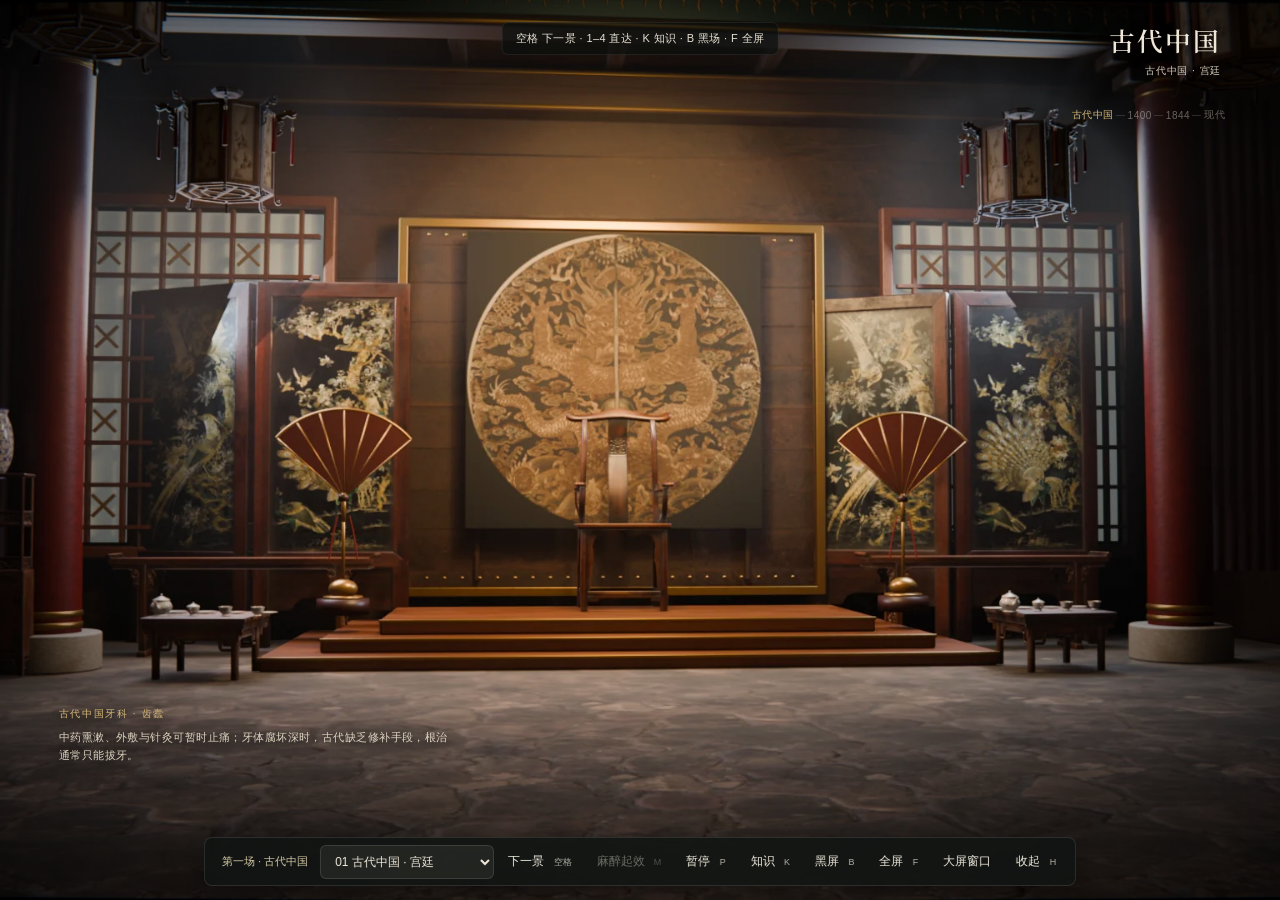
<file: index.html>
<!doctype html>
<html lang="zh-CN">
<head>
  <meta charset="utf-8">
  <meta name="viewport" content="width=device-width,initial-scale=1,viewport-fit=cover">
  <meta name="color-scheme" content="dark">
  <meta name="theme-color" content="#080b0a">
  <meta name="apple-mobile-web-app-capable" content="yes">
  <title>朕的牙疼漫游 · 沉浸式舞台</title>
  <link rel="icon" href="data:,">
  <link rel="stylesheet" href="player.css?v=9">
</head>
<body>
  <main id="stage" data-cue="palace" aria-label="《朕的牙疼漫游》动态舞台">
    <video id="palace" class="scene-media visible" muted playsinline loop preload="auto" poster="media/palace-poster.webp?v=20261027">
      <source src="media/palace-loop.mp4?v=20261027" type="video/mp4">
    </video>
    <video id="clinic" class="scene-media" muted playsinline loop preload="metadata" poster="media/clinic-poster.webp?v=20261027">
      <source src="media/clinic-loop.mp4?v=20261027" type="video/mp4">
    </video>
    <video id="hartford" class="scene-media" muted playsinline loop preload="metadata" poster="media/hartford-poster.webp?v=20261027">
      <source src="media/hartford-loop.mp4?v=20261027" type="video/mp4">
    </video>
    <video id="barber" class="scene-media" muted playsinline loop preload="metadata" poster="media/barber-poster.webp?v=20261027">
      <source src="media/barber-loop.mp4?v=20261027" type="video/mp4">
    </video>

    <div id="grade" aria-hidden="true"></div>
    <div id="vignette" aria-hidden="true"></div>
    <canvas id="transition" aria-hidden="true"></canvas>
    <div id="blackout" aria-hidden="true"></div>

    <header id="era" aria-live="polite">
      <span id="era-year">古代中国</span>
      <span id="era-place">古代中国 · 宫廷</span>
    </header>

    <aside id="knowledge" aria-live="polite">
      <span id="knowledge-kicker">古代中国牙科 · 齿蠹</span>
      <p id="knowledge-text">中药熏漱、外敷与针灸可暂时止痛；牙体腐坏深时，古代缺乏修补手段，根治通常只能拔牙。</p>
    </aside>

    <div id="chronology" aria-label="剧情时代">
      <span class="era-node active" data-era-node="0">古代中国</span>
      <span class="era-node" data-era-node="1">1400</span>
      <span class="era-node" data-era-node="2">1844</span>
      <span class="era-node" data-era-node="3">现代</span>
    </div>

    <section id="dentalFeed" aria-label="口内摄像示意">
      <div class="feed-head"><span class="feed-live"></span><span>口内摄像</span><span>检查中</span></div>
      <svg class="tooth-graphic" viewBox="0 0 160 140" role="img" aria-label="磨牙口内影像示意">
        <defs>
          <linearGradient id="toothIvory" x1="0" y1="0" x2="0" y2="1">
            <stop offset="0" stop-color="#f6f0df"/>
            <stop offset=".55" stop-color="#dfd4ba"/>
            <stop offset="1" stop-color="#b5a98d"/>
          </linearGradient>
          <radialGradient id="oralHaze" cx=".5" cy=".42" r=".62">
            <stop offset="0" stop-color="#263c3a"/>
            <stop offset=".58" stop-color="#101c1c"/>
            <stop offset="1" stop-color="#060b0b"/>
          </radialGradient>
        </defs>
        <rect width="160" height="140" fill="url(#oralHaze)"/>
        <path class="tooth-shadow" d="M80 18C68 14 58 19 54 30C49 43 54 56 62 66C68 74 67 86 66 98C65 113 69 125 76 126C82 127 83 113 85 102C87 94 91 94 94 102C97 112 98 126 104 126C112 126 114 112 112 97C110 84 114 73 120 64C127 53 127 38 119 28C111 18 98 17 88 25C85 27 83 27 80 18Z"/>
        <path class="tooth-fill" d="M80 18C68 14 58 19 54 30C49 43 54 56 62 66C68 74 67 86 66 98C65 113 69 125 76 126C82 127 83 113 85 102C87 94 91 94 94 102C97 112 98 126 104 126C112 126 114 112 112 97C110 84 114 73 120 64C127 53 127 38 119 28C111 18 98 17 88 25C85 27 83 27 80 18Z"/>
        <path class="tooth-neck" d="M54 69C70 77 92 77 111 67"/>
        <path class="tooth-groove" d="M69 30C69 43 72 55 78 66M89 30C89 43 85 56 81 66"/>
        <path class="tooth-root" d="M70 78C68 92 69 108 73 119M101 77C105 91 103 107 99 118"/>
        <line class="scan-line" x1="8" y1="12" x2="152" y2="12"/>
      </svg>
      <div class="feed-meta"><span>影像</span><span>患牙 · 待检查</span></div>
    </section>

    <div id="moment" aria-live="polite">麻醉起效</div>
    <div id="warp" aria-hidden="true">
      <div class="warp-ring ring-one"></div>
      <div class="warp-ring ring-two"></div>
      <div class="warp-ring ring-three"></div>
      <span id="warpLabel">先到现代</span>
    </div>
    <div id="portal" aria-hidden="true">
      <div class="portal-core"></div>
      <div class="portal-ray"></div>
    </div>

    <div id="hint" aria-live="polite">空格 下一景 · 1–4 直达 · K 知识 · B 黑场 · F 全屏</div>

    <nav id="hud" aria-label="舞台控制">
      <span id="state">第一场 · 宫廷</span>
      <label class="scene-picker" aria-label="选择剧情画面">
        <select id="sceneSelect">
          <option value="0">01 古代中国 · 宫廷</option>
          <option value="1">02 1400 · 理发外科铺</option>
          <option value="2">03 1844 · 笑气实验</option>
          <option value="3">04 现代口腔科</option>
        </select>
      </label>
      <button id="next">下一景 <kbd>空格</kbd></button>
      <button id="momentButton">麻醉起效 <kbd>M</kbd></button>
      <button id="pause">暂停 <kbd>P</kbd></button>
      <button id="knowledgeToggle" aria-pressed="true">知识 <kbd>K</kbd></button>
      <button id="black">黑屏 <kbd>B</kbd></button>
      <button id="fullscreen">全屏 <kbd>F</kbd></button>
      <button id="openOutput" title="让大屏与笔记本分别显示">大屏窗口</button>
      <button id="hide">收起 <kbd>H</kbd></button>
    </nav>

    <button id="start" hidden>点击播放</button>
    <div id="error" role="alert" hidden></div>

    <section id="portraitGate" aria-label="横屏提示">
      <div class="landscape-mark" aria-hidden="true">
        <svg viewBox="0 0 64 64"><path d="M21 9h27c4 0 7 3 7 7v27c0 4-3 7-7 7H21c-4 0-7-3-7-7V16c0-4 3-7 7-7Z"/><path d="M9 22V9h13M28 42 17 53m0 0v-8m0 8h8"/></svg>
      </div>
      <h2>请横屏观看</h2>
      <p>舞台会自动铺满屏幕</p>
      <button id="enterLandscape">进入全屏</button>
    </section>
  </main>
  <script src="player.js?v=11"></script>
</body>
</html>
</file>
<file: player.css>
@font-face {
  font-family: "StageSerif";
  src: url("assets/fonts/stage-title.ttf") format("truetype");
  font-display: swap;
  font-weight: 600;
}

:root {
  color-scheme: dark;
  --ink: #f2ecdf;
  --muted: #c2beb3;
  --accent: #d7b878;
  --accent-rgb: 215, 184, 120;
  --panel: #101412d9;
  --line: #ffffff24;
}

* {
  box-sizing: border-box;
}

html,
body {
  width: 100%;
  height: 100%;
  margin: 0;
  overflow: hidden;
  background: #000;
  color: var(--ink);
  font-family: "Microsoft YaHei", "Noto Sans SC", "Segoe UI", sans-serif;
}

button,
select {
  font: inherit;
  color: inherit;
}

button {
  border: 1px solid transparent;
  border-radius: 6px;
  background: transparent;
  padding: 8px 10px;
  cursor: pointer;
  white-space: nowrap;
}

button:hover {
  background: #ffffff13;
}

button:focus-visible,
select:focus-visible {
  outline: 2px solid var(--accent);
  outline-offset: 2px;
}

button:disabled {
  cursor: wait;
  opacity: 0.4;
}

kbd {
  margin-left: 6px;
  color: #b4b1a8;
  font: 9px/1 "Segoe UI", sans-serif;
}

#stage {
  position: fixed;
  inset: 0;
  width: 100vw;
  height: 100vh;
  height: 100dvh;
  overflow: hidden;
  isolation: isolate;
  background: #070908;
}

.scene-media {
  position: absolute;
  inset: 0;
  width: 100%;
  height: 100%;
  object-fit: cover;
  object-position: center 52%;
  opacity: 0;
  filter: saturate(0.94) contrast(1.03);
  transition: opacity 0.45s ease;
  background: #080a09;
}

.scene-media.visible {
  opacity: 1;
}

#stage[data-cue="barber"] #barber {
  object-position: center 49%;
}

#grade,
#vignette,
#transition,
#blackout {
  position: absolute;
  inset: 0;
  pointer-events: none;
}

#grade {
  z-index: 1;
  background:
    linear-gradient(180deg, #07090824 0%, transparent 24%, transparent 72%, #05070678 100%),
    radial-gradient(ellipse at 14% 28%, rgb(var(--accent-rgb) / 0.08), transparent 42%);
  transition: background 0.8s ease;
}

#stage[data-cue="clinic"] {
  --accent: #a9d8d2;
  --accent-rgb: 169, 216, 210;
}

#stage[data-cue="clinic"] #grade {
  background:
    linear-gradient(180deg, #eafaff13, transparent 30%, transparent 68%, #06212552),
    radial-gradient(ellipse at 82% 22%, #d9fff224, transparent 40%);
}

#stage[data-cue="hartford"] {
  --accent: #c9a469;
  --accent-rgb: 201, 164, 105;
}

#stage[data-cue="hartford"] #grade {
  background:
    linear-gradient(180deg, #0d14101f, transparent 25%, transparent 70%, #05050490),
    linear-gradient(110deg, transparent 45%, #d9f1ff0d 66%, transparent 78%);
}

#stage[data-cue="barber"] {
  --accent: #c68c52;
  --accent-rgb: 198, 140, 82;
}

#stage[data-cue="barber"] #grade {
  background:
    linear-gradient(180deg, #0c070322, transparent 24%, transparent 68%, #08040298),
    radial-gradient(ellipse at 20% 44%, #d8833720, transparent 42%);
}

#stage[data-cue="return"] {
  --accent: #e2c486;
  --accent-rgb: 226, 196, 134;
}

#vignette {
  z-index: 1;
  background: radial-gradient(ellipse at center, transparent 48%, #0000005c 76%, #000000b8 100%);
}

#transition {
  z-index: 3;
  width: 100%;
  height: 100%;
  opacity: 0;
}

#blackout {
  z-index: 20;
  background: #000;
  opacity: 0;
  transition: opacity 0.2s ease;
}

#blackout.active {
  opacity: 1;
}

#era {
  position: absolute;
  z-index: 5;
  top: max(22px, env(safe-area-inset-top));
  right: max(3.5vw, env(safe-area-inset-right));
  display: flex;
  flex-direction: column;
  align-items: flex-end;
  gap: 6px;
  padding-right: 14px;
  border-right: 1px solid rgb(var(--accent-rgb) / 0.55);
  color: #eee6d7;
  text-align: right;
  text-shadow: 0 2px 14px #000c;
  pointer-events: none;
}

#era-year {
  font-family: "StageSerif", "Songti SC", SimSun, serif;
  font-size: clamp(20px, 2vw, 38px);
  font-weight: 600;
  letter-spacing: 0.08em;
}

#era-place {
  color: #d4ccbc;
  font-size: clamp(10px, 0.82vw, 16px);
  letter-spacing: 0.08em;
}

#stage[data-cue="clinic"] #era {
  color: #133f40;
  text-shadow: 0 2px 18px #ffffffb8;
  border-color: #235c5e99;
}

#stage[data-cue="clinic"] #era {
  border-radius: 6px;
}

#stage[data-cue="clinic"] #era {
  padding: 8px 14px;
  background: #effffd52;
  backdrop-filter: blur(7px);
}

#stage[data-cue="clinic"] #era-place {
  color: #315d5e;
}

#knowledge {
  position: absolute;
  z-index: 5;
  bottom: 15%;
  left: max(3.5vw, env(safe-area-inset-left));
  width: min(410px, 34vw);
  padding-left: 14px;
  border-left: 1px solid rgb(var(--accent-rgb) / 0.62);
  color: #ddd3c1;
  text-shadow: 0 2px 14px #000d;
  pointer-events: none;
  transition: opacity 0.35s ease, transform 0.35s ease, visibility 0.35s;
}

#knowledge-kicker {
  display: block;
  margin-bottom: 7px;
  color: var(--accent);
  font-size: clamp(10px, 0.78vw, 14px);
  letter-spacing: 0.16em;
}

#knowledge p {
  margin: 0;
  font-size: clamp(11px, 0.86vw, 16px);
  line-height: 1.7;
  letter-spacing: 0.04em;
}

#stage[data-cue="clinic"] #knowledge {
  color: #214849;
  text-shadow: 0 1px 10px #ffffffcc;
}

#stage[data-cue="clinic"] #knowledge-kicker {
  color: #2f6666;
}

body.knowledge-hidden #knowledge {
  visibility: hidden;
  opacity: 0;
  transform: translateY(8px);
}

#chronology {
  position: absolute;
  z-index: 5;
  top: 104px;
  right: max(3.9vw, env(safe-area-inset-right));
  display: flex;
  align-items: center;
  gap: 4px;
  color: #bdb7aa;
  font-size: 10px;
  letter-spacing: 0.05em;
  pointer-events: none;
}

.era-node {
  position: relative;
  padding: 4px 5px;
  opacity: 0.52;
}

.era-node + .era-node::before {
  content: "";
  position: absolute;
  top: 50%;
  left: -7px;
  width: 9px;
  height: 1px;
  background: #ffffff45;
}

.era-node.active {
  color: var(--accent);
  opacity: 1;
}

.era-node.passed {
  opacity: 0.82;
}

#stage[data-cue="clinic"] #chronology {
  color: #456c6d;
  text-shadow: 0 1px 8px #fff;
}

#hint {
  position: absolute;
  z-index: 6;
  top: max(22px, env(safe-area-inset-top));
  left: 50%;
  padding: 8px 13px;
  border: 1px solid #ffffff13;
  border-radius: 6px;
  background: #0b0f0db3;
  color: #e6e0d3;
  font-size: 11px;
  letter-spacing: 0.035em;
  white-space: nowrap;
  pointer-events: none;
  transform: translateX(-50%);
  transition: opacity 0.3s ease;
}

#hud {
  position: absolute;
  z-index: 10;
  left: 50%;
  bottom: max(14px, env(safe-area-inset-bottom));
  display: flex;
  align-items: center;
  gap: 3px;
  max-width: calc(100vw - 24px);
  padding: 6px 8px;
  border: 1px solid #ffffff1c;
  border-radius: 8px;
  background: var(--panel);
  box-shadow: 0 10px 36px #0008;
  font-size: 12px;
  backdrop-filter: blur(18px);
  transform: translateX(-50%);
  transition: opacity 0.25s ease, transform 0.25s ease;
}

#state {
  min-width: 104px;
  padding: 0 9px;
  color: #d8cba9;
  font-size: 11px;
  white-space: nowrap;
}

.scene-picker {
  position: relative;
}

#sceneSelect {
  min-width: 122px;
  height: 34px;
  padding: 0 28px 0 10px;
  border: 1px solid #ffffff1f;
  border-radius: 6px;
  color: #f1eadb;
  background: #f1eadb12;
  font-size: 12px;
  cursor: pointer;
}

#sceneSelect option {
  color: #eee8dc;
  background: #151a18;
}

body.ui-hidden #hud {
  opacity: 0;
  pointer-events: none;
  transform: translate(-50%, 12px);
}

body.ui-hidden #hint {
  opacity: 0;
}

body.ui-hidden #stage {
  cursor: none;
}

body.output #hud,
body.output #hint,
body.output #portraitGate {
  display: none;
}

body.blacked #era,
body.blacked #chronology,
body.blacked #knowledge,
body.blacked #dentalFeed,
body.blacked #moment,
body.blacked #warp,
body.blacked #portal,
body.blacked #hint,
body.blacked #hud {
  display: none;
}

#dentalFeed {
  position: absolute;
  z-index: 6;
  right: 4%;
  bottom: 17%;
  width: clamp(126px, 10.5vw, 176px);
  padding: 7px;
  border: 1px solid #a4d8d254;
  border-radius: 8px;
  color: #dffbf8;
  background: #071314c4;
  box-shadow: 0 8px 24px #00151666;
  opacity: 0;
  pointer-events: none;
  transform: translateY(10px);
  transition: opacity 0.45s ease, transform 0.45s ease;
  backdrop-filter: blur(8px);
}

#stage[data-cue="clinic"] #dentalFeed {
  opacity: 1;
  transform: translateY(0);
}

.feed-head,
.feed-meta {
  display: flex;
  align-items: center;
  justify-content: space-between;
  gap: 8px;
  color: #9cc8c5;
  font-size: 9px;
  letter-spacing: 0.06em;
}

.feed-live {
  width: 5px;
  height: 5px;
  border-radius: 50%;
  background: #7fe1cf;
  box-shadow: 0 0 9px #7fe1cf;
}

.tooth-graphic {
  display: block;
  width: 100%;
  height: clamp(98px, 12.5vh, 132px);
  margin: 5px 0 2px;
  overflow: hidden;
  border-top: 1px solid #b5e5df1a;
  border-bottom: 1px solid #b5e5df1a;
  background: #071110;
}

.tooth-shadow {
  fill: #0007;
  transform: translate(2px, 3px);
}

.tooth-fill {
  fill: url("#toothIvory");
  stroke: #efe5cfcc;
  stroke-width: 1.4;
}

.tooth-neck,
.tooth-root {
  fill: none;
  stroke: #756a55a8;
  stroke-width: 1.3;
  stroke-linecap: round;
}

.tooth-groove {
  fill: none;
  stroke: #8d7e6299;
  stroke-width: 1.4;
  stroke-linecap: round;
}

.scan-line {
  stroke: #88e4d2;
  stroke-width: 1.4;
  filter: drop-shadow(0 0 5px #7fe9d6);
  animation: dentalScan 2.8s linear infinite;
}

#moment {
  position: absolute;
  z-index: 7;
  top: 50%;
  left: 50%;
  padding: 12px 28px;
  border-top: 1px solid #d6e9e343;
  border-bottom: 1px solid #d6e9e343;
  color: #1a4444;
  background: #e9f5f2c7;
  font-family: StageSerif, "Songti SC", SimSun, serif;
  font-size: clamp(28px, 3.4vw, 58px);
  letter-spacing: 0.24em;
  opacity: 0;
  pointer-events: none;
  transform: translate(-50%, -50%) scale(0.94);
  white-space: nowrap;
}

#moment.active {
  animation: momentCard 3.2s ease both;
}

#warp {
  position: absolute;
  z-index: 4;
  inset: 0;
  display: grid;
  place-items: center;
  overflow: hidden;
  opacity: 0;
  pointer-events: none;
}

#warp.active {
  opacity: 1;
}

#warp::before {
  content: "";
  position: absolute;
  inset: 8%;
  border: 1px solid #d5edff45;
  border-radius: 50%;
  filter: blur(1px);
  animation: warpPulse 2.2s ease-out both;
}

.warp-ring {
  position: absolute;
  border: 1px solid #e9f9ff7a;
  border-radius: 50%;
  box-shadow: 0 0 40px #9ed5e555, inset 0 0 30px #d9edf055;
  animation: warpRing 2.4s cubic-bezier(0.2, 0.7, 0.2, 1) both;
}

.ring-one {
  width: 14vmin;
  height: 14vmin;
}

.ring-two {
  width: 34vmin;
  height: 34vmin;
  animation-delay: 0.1s;
}

.ring-three {
  width: 62vmin;
  height: 62vmin;
  animation-delay: 0.2s;
}

#warpLabel {
  position: relative;
  color: #effbff;
  font-family: StageSerif, "Songti SC", SimSun, serif;
  font-size: clamp(18px, 1.7vw, 32px);
  letter-spacing: 0.38em;
  text-shadow: 0 0 24px #b9e7f0;
  animation: warpLabel 2.3s ease both;
}

#portal {
  position: absolute;
  z-index: 8;
  top: 0;
  right: 0;
  width: 30vw;
  height: 100%;
  overflow: hidden;
  opacity: 0;
  pointer-events: none;
}

#portal.active {
  animation: portalIn 2.8s ease-in-out both;
}

.portal-core {
  position: absolute;
  top: 50%;
  right: 5vw;
  width: min(24vw, 390px);
  aspect-ratio: 0.44;
  border: 2px solid #e7fbffd9;
  border-radius: 50%;
  background: #dffbff16;
  box-shadow:
    0 0 20px #c9f1ffc4,
    0 0 80px #a8dce788,
    inset 0 0 45px #d7f8ff8c;
  transform: translateY(-50%);
}

.portal-ray {
  position: absolute;
  top: -12%;
  right: 6vw;
  width: 30vw;
  height: 124%;
  background: linear-gradient(90deg, transparent, #d5f5ff1f 45%, #e9fcff59 51%, transparent);
  filter: blur(12px);
  transform: skewX(-7deg);
}

#portal span {
  position: absolute;
  top: 50%;
  right: 9.2vw;
  color: #f2ffff;
  font-family: StageSerif, "Songti SC", SimSun, serif;
  font-size: clamp(15px, 1.5vw, 26px);
  letter-spacing: 0.28em;
  writing-mode: vertical-rl;
  transform: translateY(-50%);
  text-shadow: 0 0 18px #d6f7ff;
}

#start {
  position: absolute;
  z-index: 15;
  top: 50%;
  left: 50%;
  padding: 13px 24px;
  border-color: #e3d1aa80;
  background: #111b18e8;
  transform: translate(-50%, -50%);
}

#error {
  position: absolute;
  z-index: 15;
  left: 20px;
  bottom: 20px;
  max-width: min(500px, calc(100vw - 40px));
  padding: 10px 14px;
  border-radius: 6px;
  background: #3a1714e8;
  font-size: 12px;
}

#portraitGate {
  position: absolute;
  z-index: 50;
  inset: 0;
  display: none;
  place-items: center;
  align-content: center;
  gap: 10px;
  padding: 34px;
  background: #060807f2;
  text-align: center;
}

body.needs-landscape #portraitGate {
  display: grid;
}

.landscape-mark {
  display: grid;
  place-items: center;
  width: 76px;
  height: 76px;
  margin-bottom: 4px;
  border: 1px solid #d7c49744;
  border-radius: 50%;
  color: #d9c493;
}

.landscape-mark svg {
  width: 38px;
  fill: none;
  stroke: currentColor;
  stroke-width: 2.4;
  stroke-linecap: round;
  stroke-linejoin: round;
}

#portraitGate h2 {
  margin: 3px 0 0;
  font-family: StageSerif, "Songti SC", SimSun, serif;
  font-size: clamp(28px, 9vw, 40px);
  font-weight: 600;
  letter-spacing: 0.12em;
}

#portraitGate p {
  margin: 0 0 8px;
  color: #aaa59a;
  font-size: 13px;
  letter-spacing: 0.06em;
}

#enterLandscape {
  padding: 11px 24px;
  border-color: #dfca936b;
  background: #d8c28d17;
  color: #ede0c3;
}

@keyframes dentalScan {
  0% { transform: translateY(-2px); opacity: 0; }
  12% { opacity: 1; }
  82% { opacity: 1; }
  100% { transform: translateY(122px); opacity: 0; }
}

@keyframes momentCard {
  0% { opacity: 0; transform: translate(-50%, -50%) scale(0.94); }
  10%, 74% { opacity: 1; transform: translate(-50%, -50%) scale(1); }
  100% { opacity: 0; transform: translate(-50%, -50%) scale(1.02); }
}

@keyframes warpRing {
  0% { opacity: 0; transform: scale(0.35); }
  20% { opacity: 0.8; }
  100% { opacity: 0; transform: scale(2.2); }
}

@keyframes warpPulse {
  0% { opacity: 0; transform: scale(0.88); }
  26% { opacity: 0.8; }
  100% { opacity: 0; transform: scale(1.12); }
}

@keyframes warpLabel {
  0%, 8% { opacity: 0; letter-spacing: 0.58em; filter: blur(6px); }
  28%, 72% { opacity: 1; letter-spacing: 0.38em; filter: blur(0); }
  100% { opacity: 0; letter-spacing: 0.2em; filter: blur(4px); }
}

@keyframes portalIn {
  0% { opacity: 0; transform: translateX(24%); filter: blur(6px); }
  18%, 68% { opacity: 1; transform: translateX(0); filter: blur(0); }
  100% { opacity: 0; transform: translateX(8%); filter: blur(4px); }
}

@media (prefers-reduced-motion: reduce) {
  .scene-media,
  #dentalFeed,
  .scan-line,
  #warp,
  #portal {
    animation: none !important;
    transition: none !important;
  }
}

@media (max-width: 1120px) {
  #hint {
    display: none;
  }

  #hud {
    gap: 1px;
    padding: 5px 6px;
  }

  #state {
    display: none;
  }

  #hud kbd {
    display: none;
  }

  #chronology {
    top: 86px;
  }

  #knowledge {
    bottom: 14%;
    width: min(390px, 44vw);
  }
}

@media (max-width: 820px) and (orientation: landscape) {
  #era {
    top: max(11px, env(safe-area-inset-top));
    right: 18px;
  }

  #chronology,
  #openOutput,
  #momentButton {
    display: none;
  }

  #dentalFeed {
    right: 3%;
    bottom: 17%;
    width: 132px;
  }

  #knowledge {
    bottom: 29%;
    left: 3%;
    width: 47vw;
  }

  .tooth-graphic {
    height: 104px;
  }

  #hud {
    right: max(8px, env(safe-area-inset-right));
    bottom: max(7px, env(safe-area-inset-bottom));
    left: max(8px, env(safe-area-inset-left));
    justify-content: center;
    flex-wrap: wrap;
    max-width: none;
    font-size: 11px;
    transform: none;
  }

  #hud button {
    padding: 7px 8px;
  }

  #sceneSelect {
    min-width: 112px;
    height: 31px;
    font-size: 11px;
  }

  body.ui-hidden #hud {
    transform: translateY(10px);
  }
}

@media (max-width: 620px) and (orientation: landscape) {
  #pause {
    display: none;
  }

  #dentalFeed {
    bottom: 23%;
  }

  #knowledge {
    bottom: 34%;
    width: 52vw;
  }

  #knowledge p {
    font-size: 10px;
    line-height: 1.45;
  }
}

@media (max-height: 500px) and (orientation: landscape) {
  #dentalFeed {
    bottom: 22%;
    width: 118px;
  }

  #knowledge {
    bottom: 31%;
  }

  .tooth-graphic {
    height: 88px;
  }

  .feed-head,
  .feed-meta {
    font-size: 8px;
  }
}
</file>
